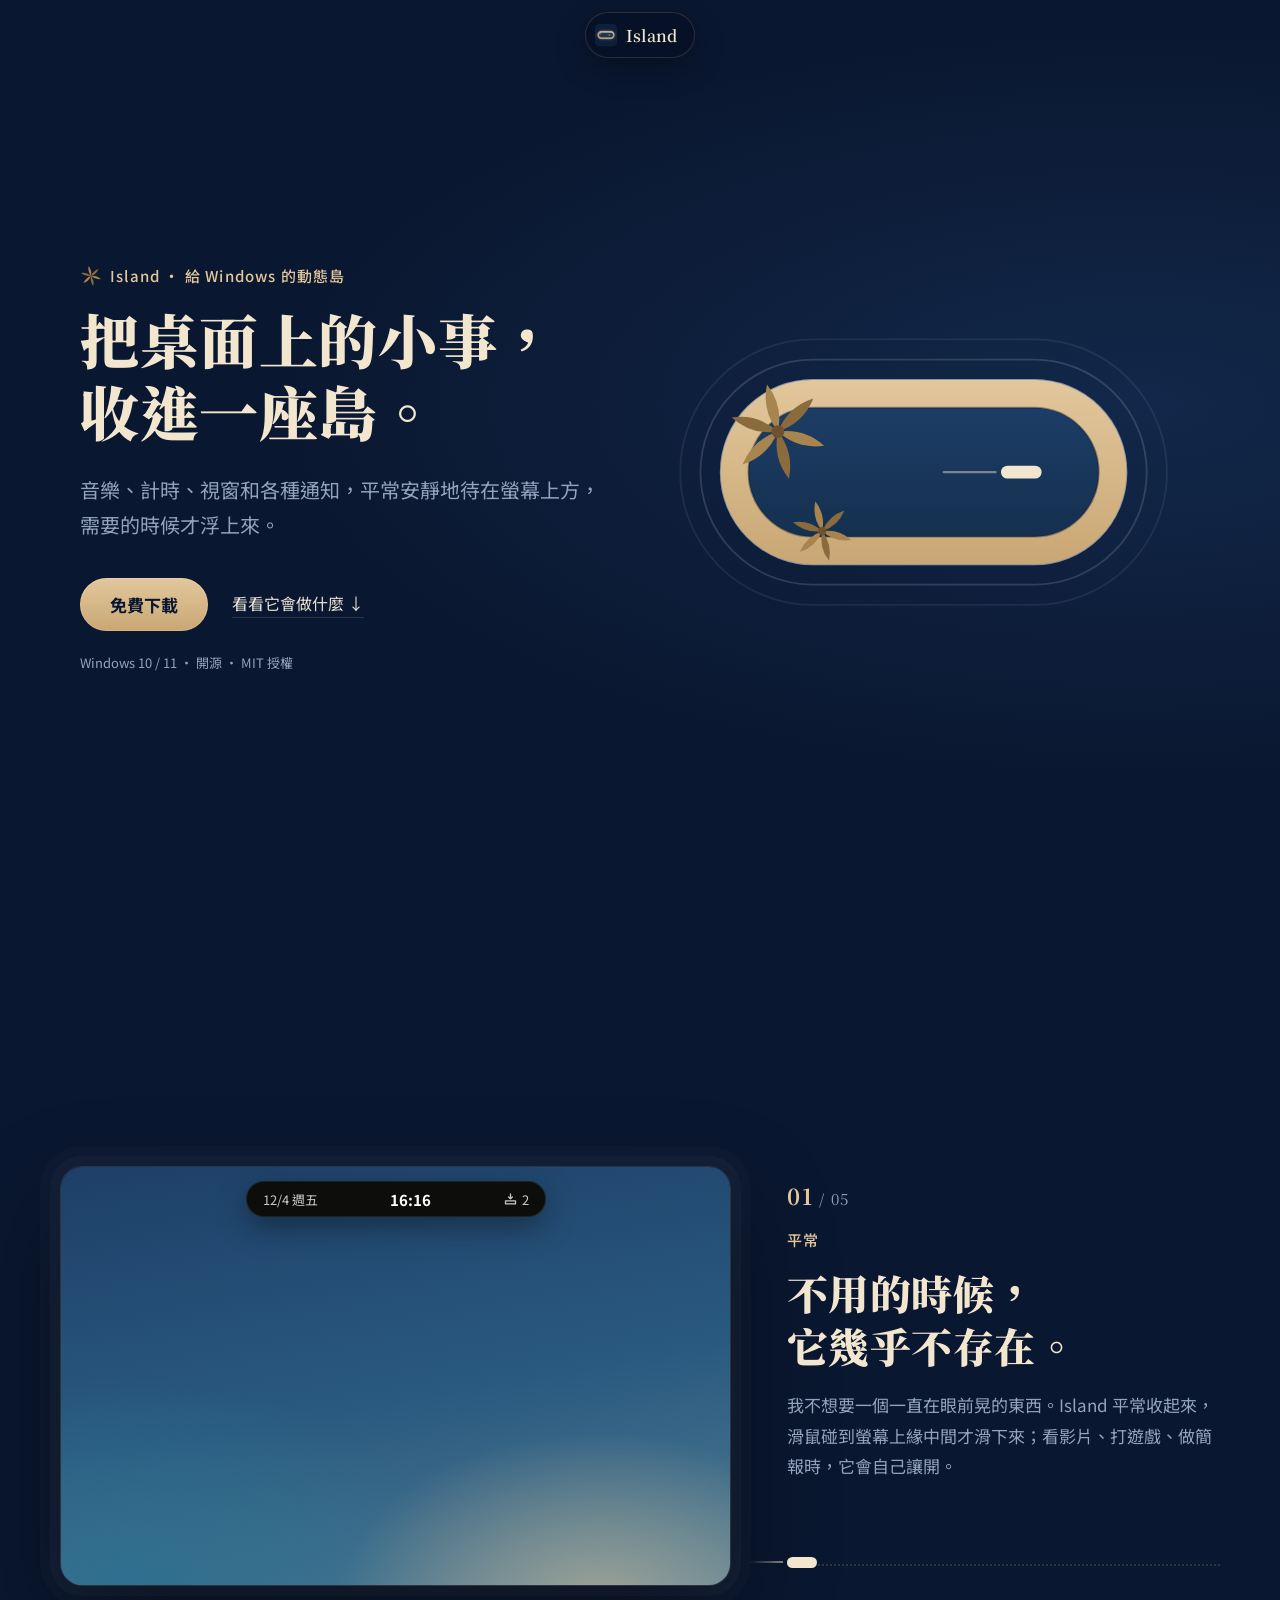
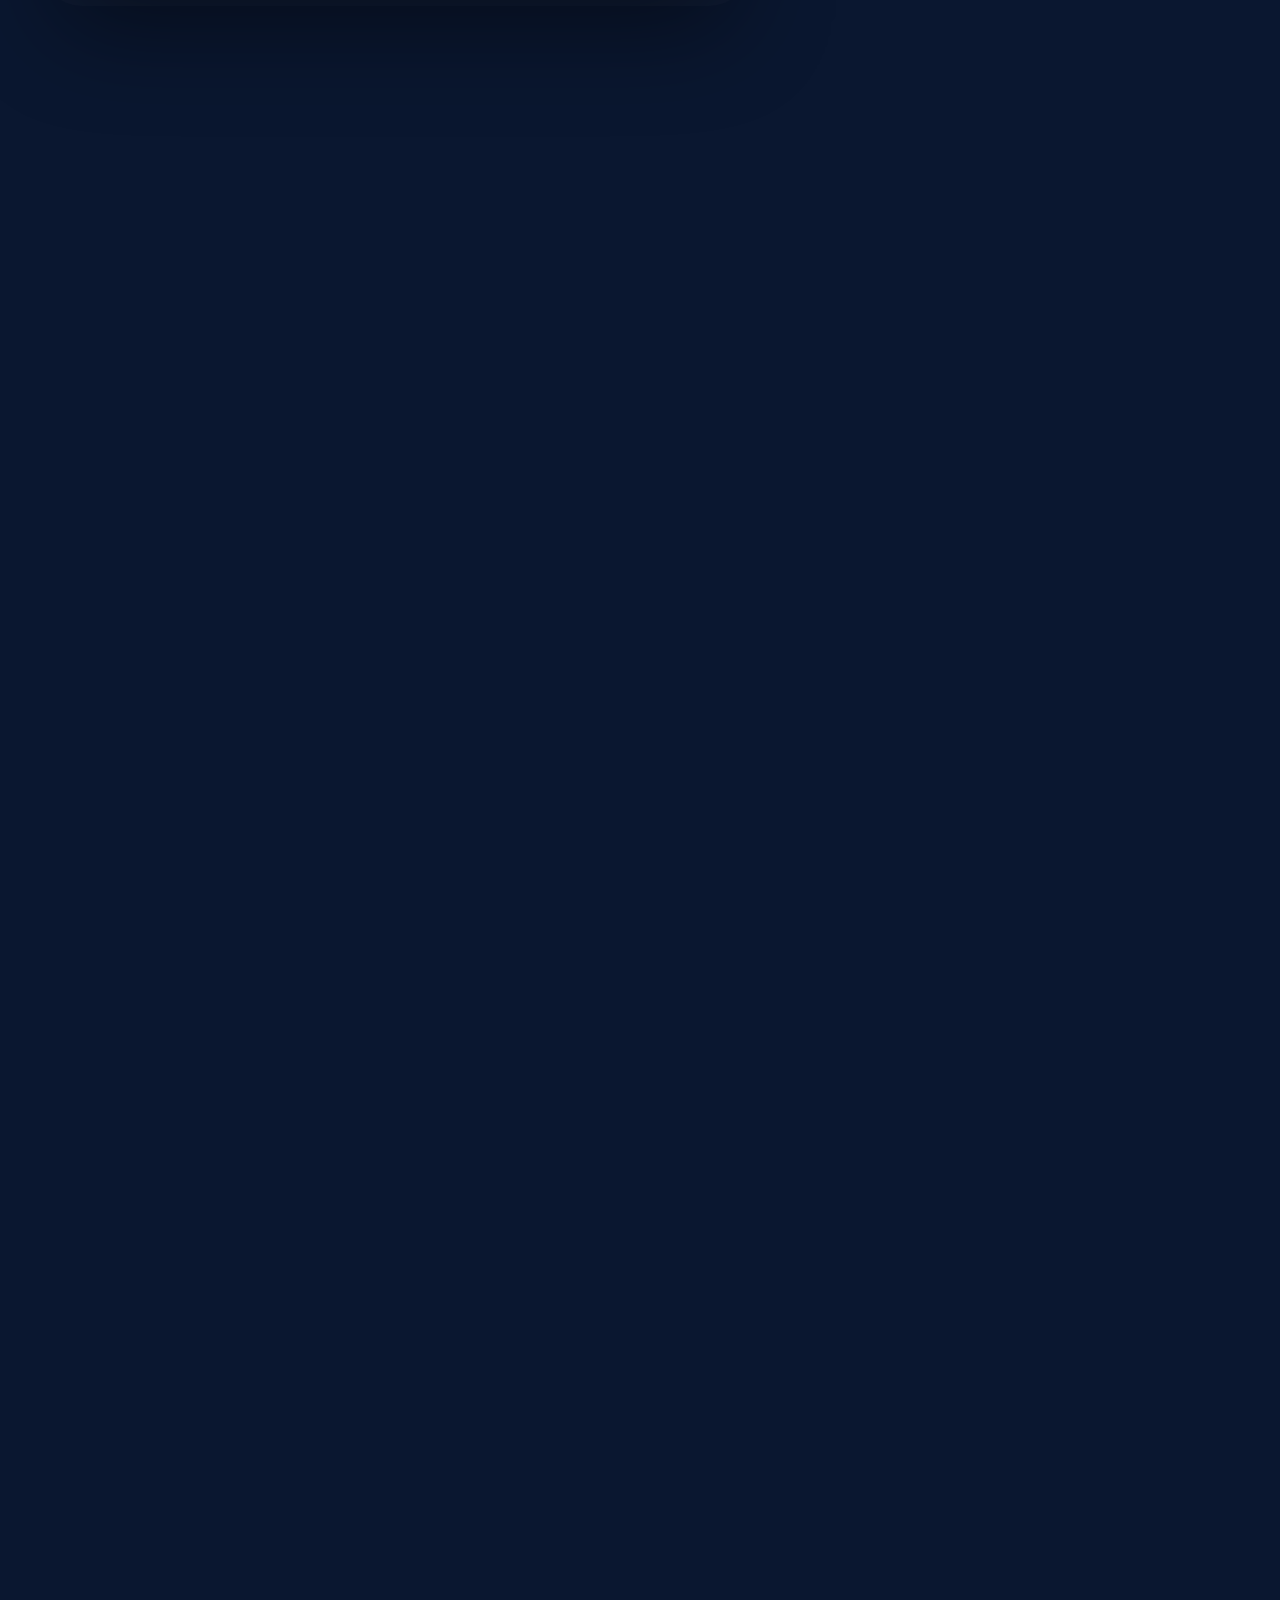
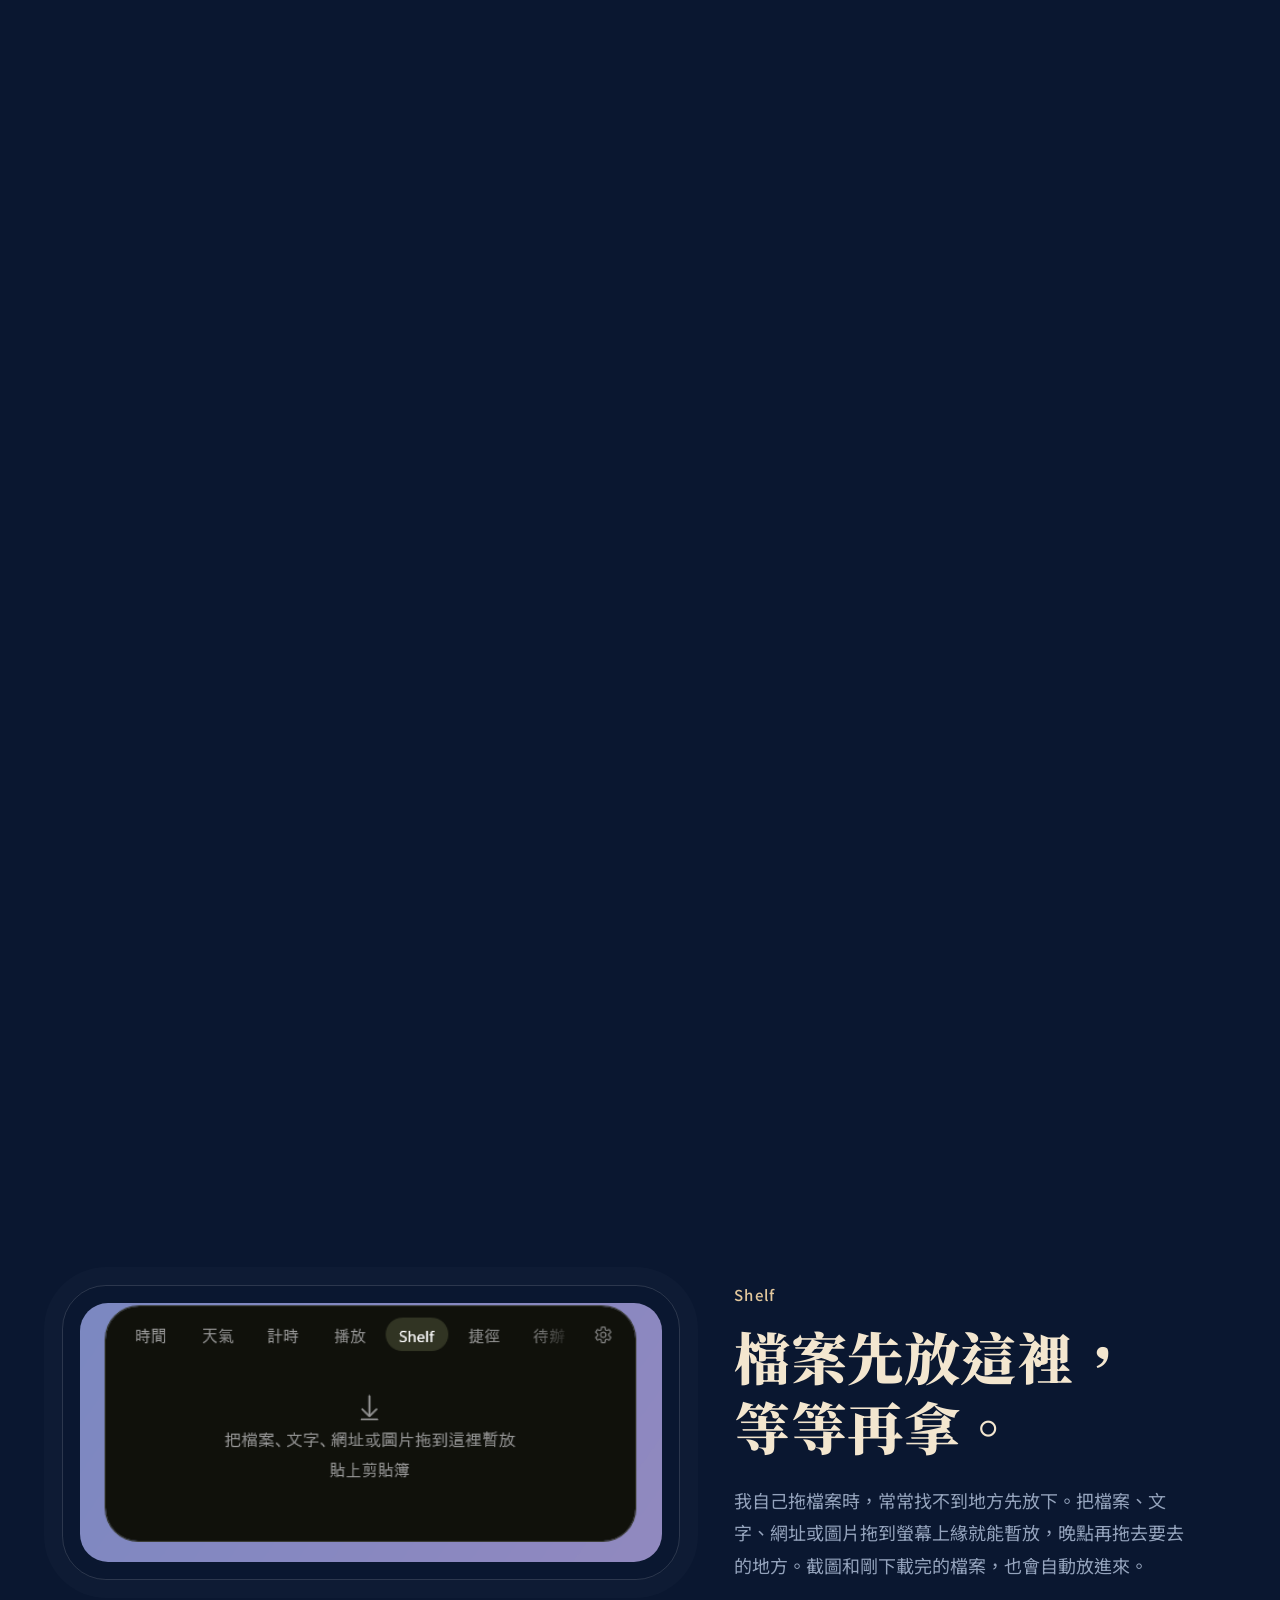
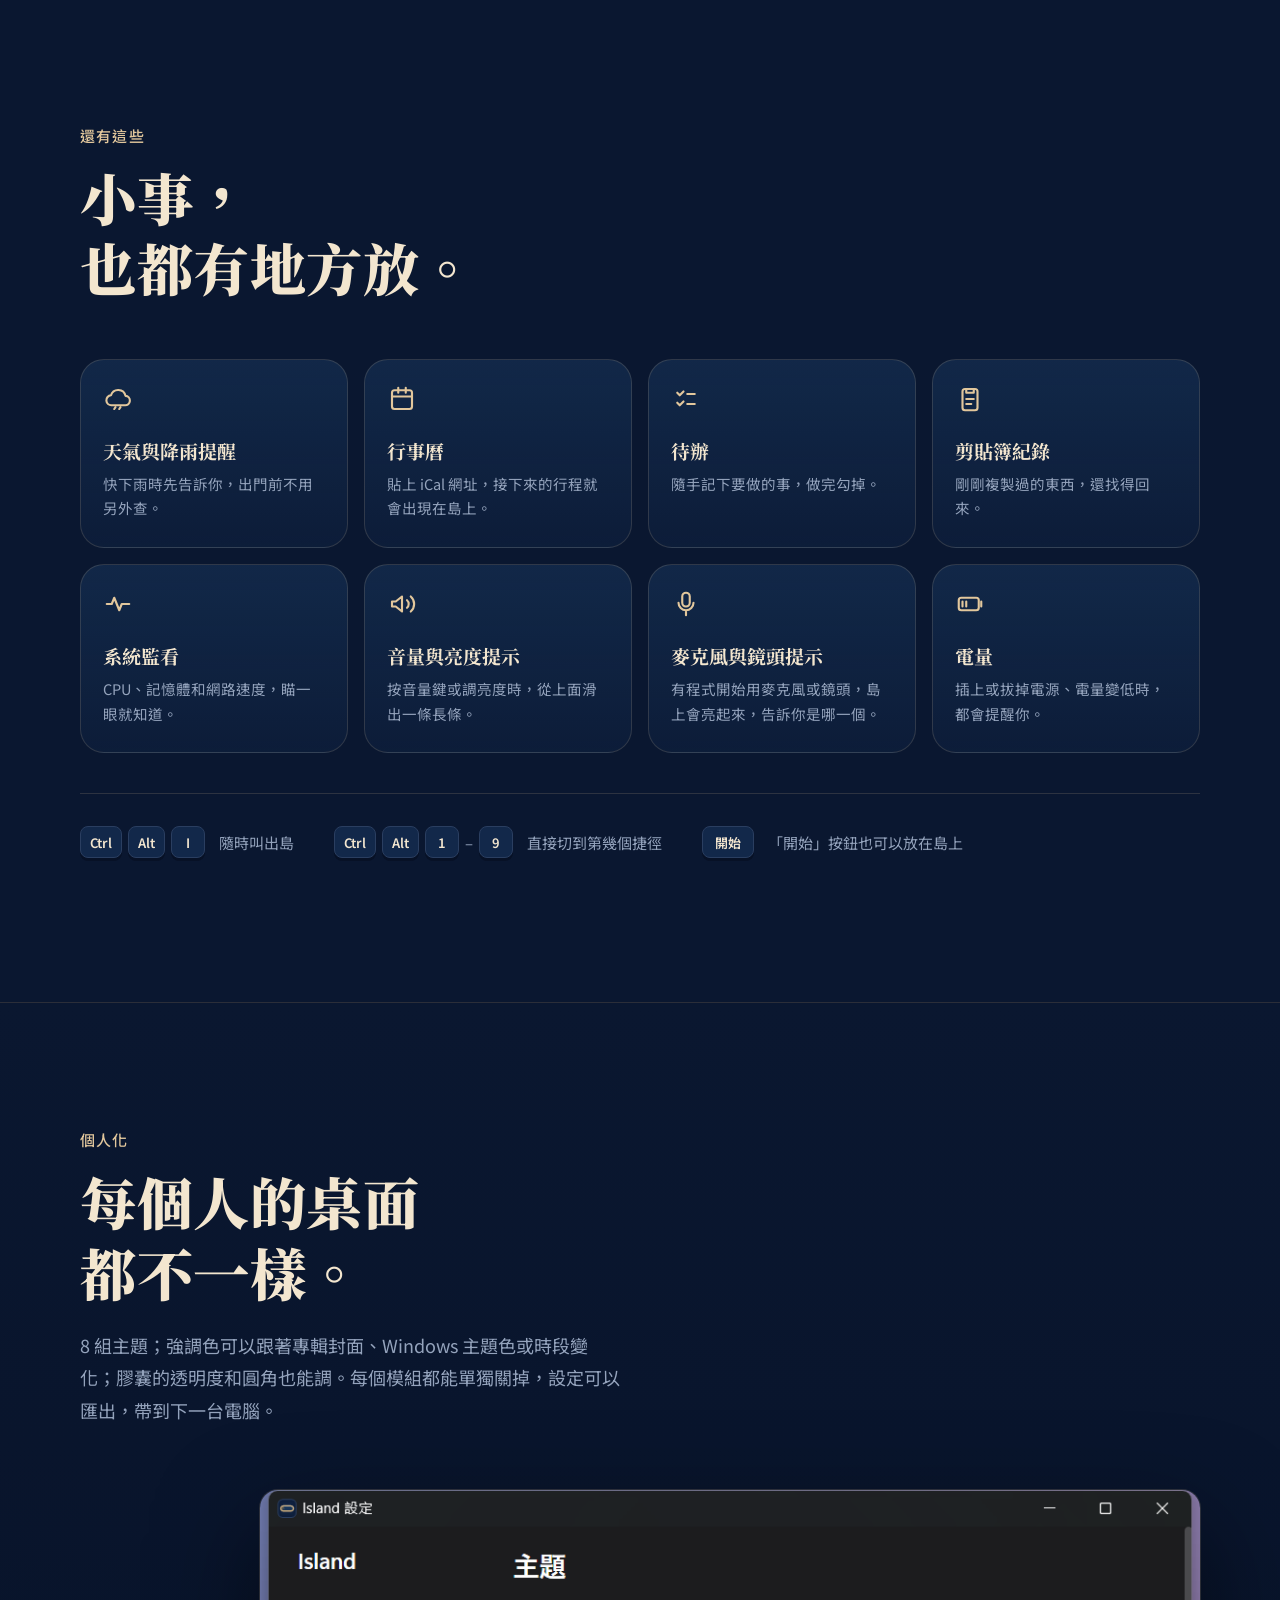
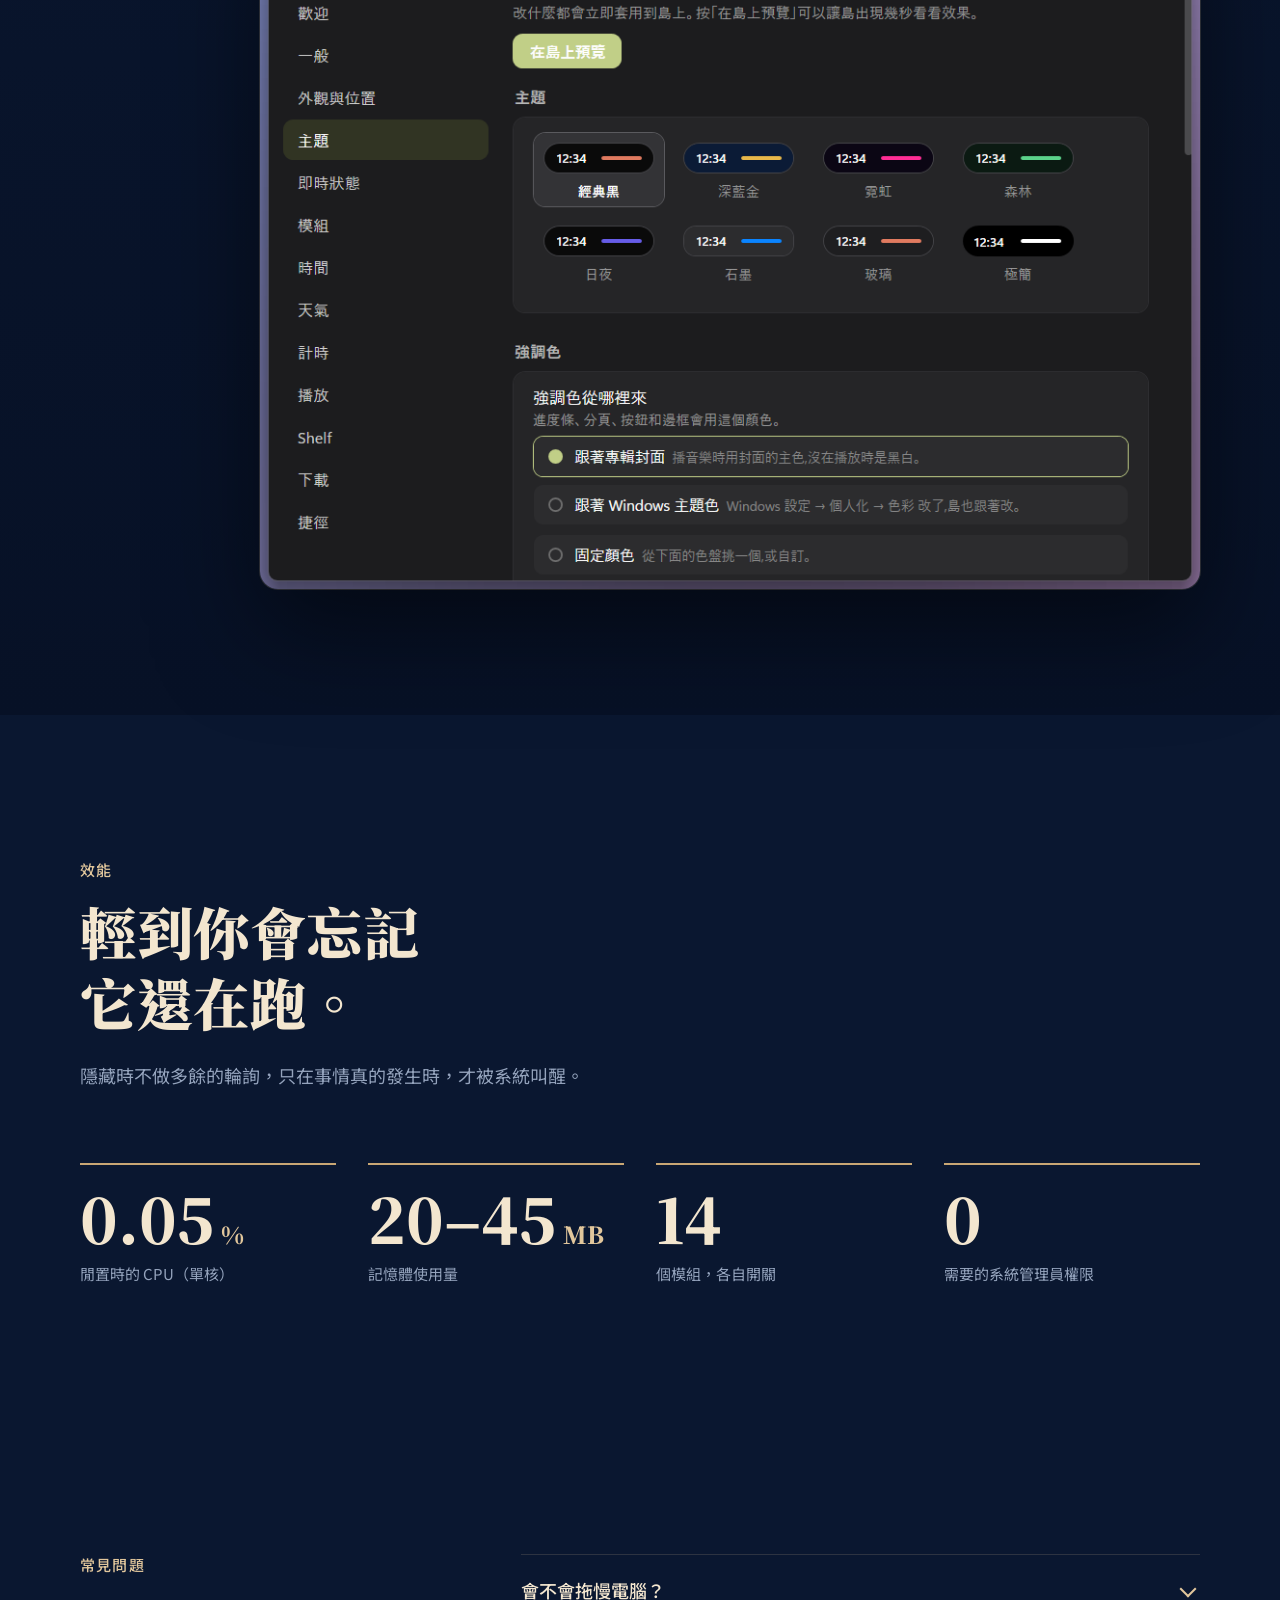
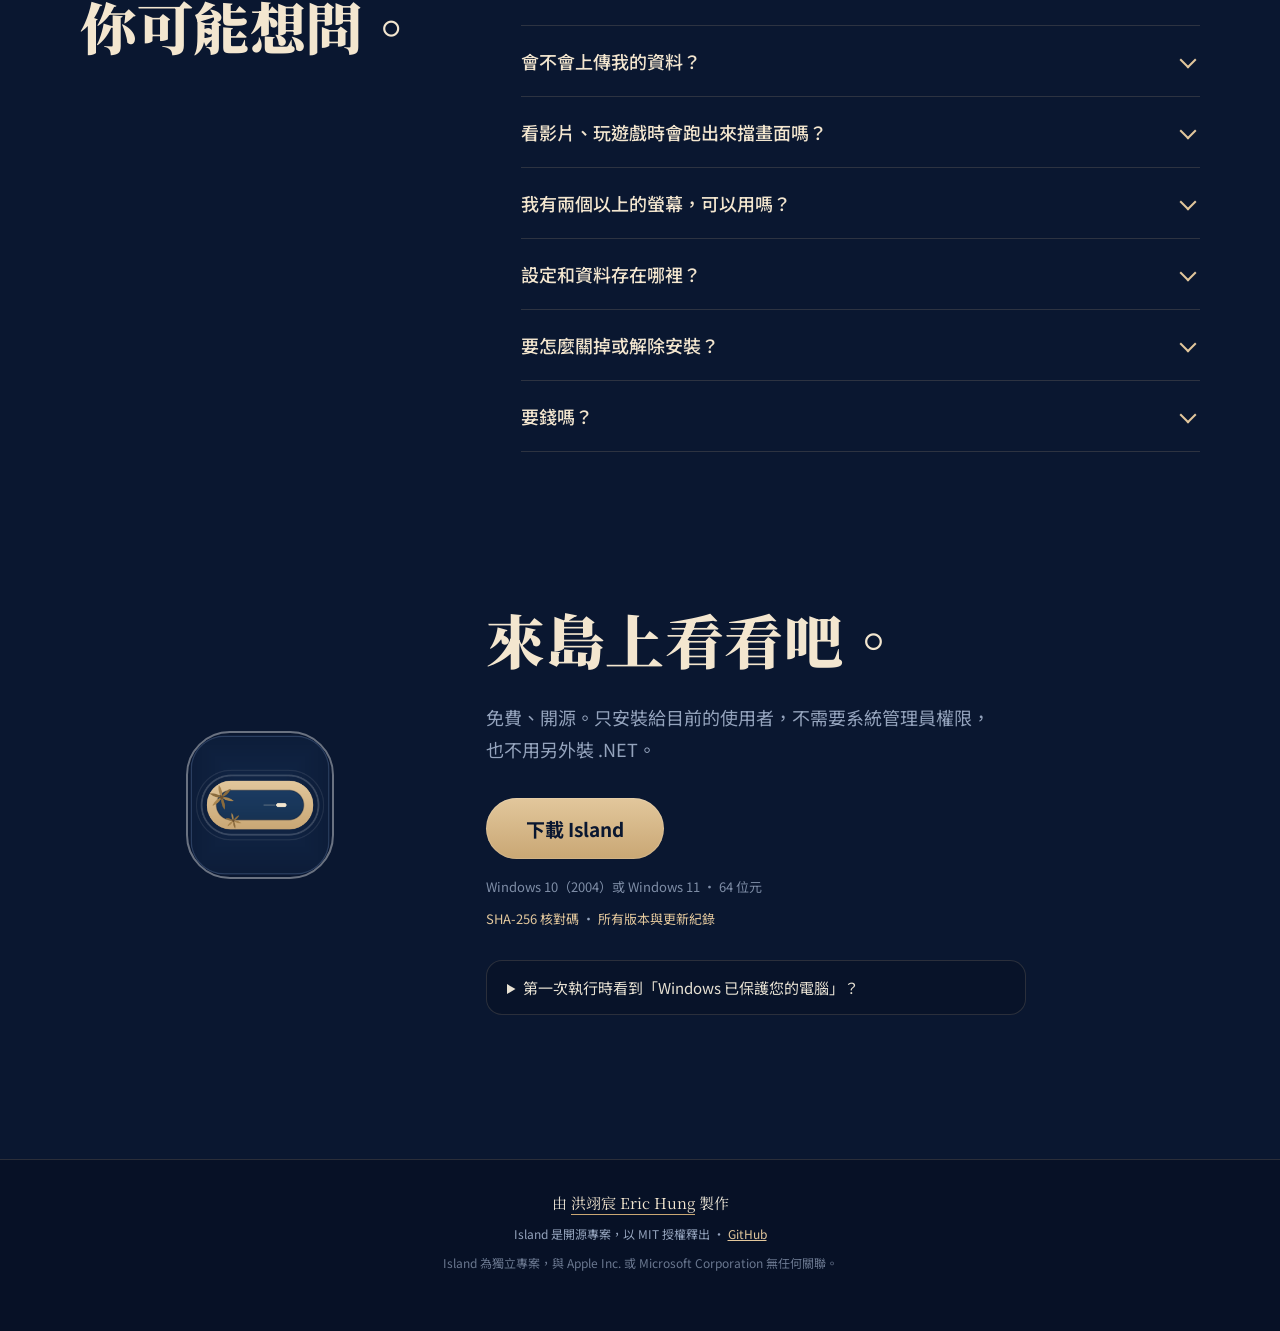
<file: site/index.html>
<!doctype html>
<html lang="zh-Hant">
<head>
<meta charset="utf-8">
<meta name="viewport" content="width=device-width, initial-scale=1">
<title>Island — Windows 上的動態島</title>
<meta name="description" content="Island：音樂、計時、視窗和各種通知，平常安靜地待在螢幕上方，需要時才浮上來。免費、開源，支援 Windows 10 / 11。">
<meta name="theme-color" content="#0A1730">
<link rel="canonical" href="https://erich-5245.github.io/island/">
<meta property="og:type" content="website">
<meta property="og:site_name" content="Island">
<meta property="og:locale" content="zh_TW">
<meta property="og:url" content="https://erich-5245.github.io/island/">
<meta property="og:title" content="Island — Windows 上的動態島">
<meta property="og:description" content="把桌面上的小事，收進一座島。音樂、計時、視窗和各種通知，需要的時候才浮上來。免費、開源。">
<meta property="og:image" content="https://erich-5245.github.io/island/og.png">
<meta property="og:image:width" content="1200">
<meta property="og:image:height" content="630">
<meta name="twitter:card" content="summary_large_image">
<link rel="icon" href="assets/icon.png">
<link rel="preconnect" href="https://fonts.googleapis.com">
<link rel="preconnect" href="https://fonts.gstatic.com" crossorigin>
<link href="https://fonts.googleapis.com/css2?family=Noto+Sans+TC:wght@400;500;700&family=Noto+Serif+TC:wght@600;700;900&display=swap" rel="stylesheet">
<link rel="stylesheet" href="style.css">
</head>
<body>

<!-- Shared drawings: a palm (six leaves around a trunk), as on the app icon -->
<svg width="0" height="0" style="position:absolute" aria-hidden="true">
  <defs>
    <path id="leaf" d="M0 0 Q15 -7 30 0 Q15 7 0 0Z"/>
    <g id="palm">
      <use href="#leaf" fill="#A8854F" transform="rotate(17)"/>
      <use href="#leaf" fill="#8A6B3D" transform="rotate(77)"/>
      <use href="#leaf" fill="#A8854F" transform="rotate(137)"/>
      <use href="#leaf" fill="#8A6B3D" transform="rotate(197)"/>
      <use href="#leaf" fill="#A8854F" transform="rotate(257)"/>
      <use href="#leaf" fill="#8A6B3D" transform="rotate(317)"/>
      <circle r="4" fill="#6E5230"/>
    </g>
    <linearGradient id="g-sand" x1="0" y1="0" x2="0" y2="1"><stop offset="0" stop-color="#E2C79C"/><stop offset="1" stop-color="#C9A774"/></linearGradient>
    <linearGradient id="g-lagoon" x1="0" y1="0" x2="0" y2="1"><stop offset="0" stop-color="#1C3D66"/><stop offset="1" stop-color="#15304F"/></linearGradient>
  </defs>
</svg>

<!-- ───────── Navigation: itself an island ───────── -->
<nav class="isle" id="isle" aria-label="網站導覽">
  <button class="isle-head" type="button" aria-expanded="false" aria-controls="isle-links">
    <img src="assets/icon.png" alt="" width="24" height="24"><span>Island</span>
  </button>
  <div class="isle-links" id="isle-links">
    <a href="#story">功能</a>
    <a href="#shelf" class="wide-only">Shelf</a>
    <a href="#custom" class="wide-only">個人化</a>
    <a href="#faq" class="wide-only">常見問題</a>
    <a href="https://github.com/erich-5245/island">GitHub</a>
    <a class="isle-dl" href="#download">下載</a>
  </div>
</nav>

<!-- ───────── Hero ───────── -->
<header class="hero" id="top">
  <div class="hero-text">
    <p class="label reveal"><svg class="mini-palm" viewBox="-32 -32 64 64"><use href="#palm"/></svg>Island · 給 Windows 的動態島</p>
    <h1 class="reveal"><span class="nw">把桌面上的小事，</span><br><span class="nw">收進一座島。</span></h1>
    <p class="hero-sub reveal">音樂、計時、視窗和各種通知，平常安靜地待在螢幕上方，需要的時候才浮上來。</p>
    <div class="hero-actions reveal">
      <a class="btn-sand" href="#download">免費下載</a>
      <a class="btn-quiet" href="#story">看看它會做什麼 ↓</a>
    </div>
    <p class="hero-meta reveal">Windows 10 / 11 · 開源 · MIT 授權</p>
  </div>

  <div class="hero-art reveal" aria-hidden="true">
    <svg class="atoll" viewBox="0 0 600 380">
      <rect class="foam f2" x="36" y="46" width="528" height="288" rx="144"/>
      <rect class="foam f1" x="58" y="68" width="484" height="244" rx="122"/>
      <rect class="ripple r1" x="80" y="90" width="440" height="200" rx="100"/>
      <rect class="ripple r2" x="80" y="90" width="440" height="200" rx="100"/>
      <rect x="80" y="90" width="440" height="200" rx="100" fill="url(#g-sand)"/>
      <rect x="110" y="120" width="380" height="140" rx="70" fill="url(#g-lagoon)" stroke="rgba(10,23,48,.4)" stroke-width="2"/>
      <g class="boat">
        <line x1="322" y1="190" x2="378" y2="190" stroke="#F3E6CF" stroke-opacity=".45" stroke-width="2.5" stroke-linecap="round"/>
        <rect x="384" y="183" width="44" height="14" rx="7" fill="#F3E6CF"/>
      </g>
      <g transform="translate(142 146)"><g class="sway"><use href="#palm" transform="scale(1.75)"/></g></g>
      <g transform="translate(190 254)"><g class="sway s2"><use href="#palm" transform="scale(1.1)"/></g></g>
    </svg>
  </div>
</header>

<!-- ───────── Scroll story: one island, many states ───────── -->
<section class="story" id="story" data-state="0">
  <div class="stage">
    <div class="screen">
      <div class="wallpaper"></div>
      <svg class="cursor" viewBox="0 0 24 24" aria-hidden="true"><path d="M5 3l14 8-6.5 1.5L9.5 19z"/></svg>

      <div class="island-wrap">
        <div class="sat sat-left" aria-hidden="true">
          <svg viewBox="0 0 36 36"><circle class="ring-bg" cx="18" cy="18" r="13"/><circle class="ring" cx="18" cy="18" r="13"/></svg>
        </div>
        <div class="sat sat-right" aria-hidden="true">
          <svg viewBox="0 0 24 24"><path d="M12 4v11m0 0l-4.5-4.5M12 15l4.5-4.5M5 19h14"/></svg>
        </div>

        <div class="island">
          <div class="view v-idle">
            <span id="idle-date">11/26 週四</span>
            <b id="idle-time">00:17</b>
            <span class="idle-shelf"><svg viewBox="0 0 24 24"><path d="M4 14h16v5H4zM12 3v8m0 0l-3-3m3 3l3-3"/></svg>2</span>
          </div>

          <div class="view v-music">
            <div class="cover"></div>
            <div class="track">
              <div class="t-title">夜航</div>
              <div class="t-artist">示範歌曲 · Island</div>
              <div class="bar"><span></span></div>
              <div class="times"><span>1:12</span><span>-2:31</span></div>
            </div>
            <div class="controls">
              <svg viewBox="0 0 24 24"><path d="M6 6v12M19 6l-9 6 9 6z"/></svg>
              <svg viewBox="0 0 24 24" class="big"><path d="M8 5v14M16 5v14"/></svg>
              <svg viewBox="0 0 24 24"><path d="M18 6v12M5 6l9 6-9 6z"/></svg>
            </div>
          </div>

          <div class="view v-live">
            <span class="live-label">番茄鐘</span>
            <span class="live-time">24:59</span>
          </div>

          <div class="view v-windows">
            <span class="app a-start"><svg viewBox="0 0 24 24"><path d="M12 3v18M3 12h18M5.6 5.6l12.8 12.8M18.4 5.6L5.6 18.4"/></svg></span>
            <span class="divider"></span>
            <span class="app a-1 on"><svg viewBox="0 0 24 24"><circle cx="12" cy="12" r="8"/><path d="M4 12h16M12 4c3 3 3 13 0 16M12 4c-3 3-3 13 0 16"/></svg></span>
            <span class="app a-2 on"><svg viewBox="0 0 24 24"><path d="M6 8l4 4-4 4M12 16h6"/></svg></span>
            <span class="app a-3 on"><svg viewBox="0 0 24 24"><path d="M3 7h7l2 2h9v10H3z"/></svg></span>
            <span class="app a-4 on"><svg viewBox="0 0 24 24"><path d="M4 5h16v11H9l-5 4z"/></svg></span>
            <span class="app a-5 on"><svg viewBox="0 0 24 24"><path d="M9 18V6l10-2v12M9 18a3 3 0 1 1-3-3 3 3 0 0 1 3 3zm10-2a3 3 0 1 1-3-3 3 3 0 0 1 3 3z"/></svg></span>
          </div>

          <div class="view v-clock">
            <div class="tabs">
              <span class="tab on">時間</span><span class="tab">天氣</span><span class="tab">計時</span><span class="tab">播放</span><span class="tab">Shelf</span><span class="tab">捷徑</span><span class="tab fade">待辦</span>
              <svg class="gear" viewBox="0 0 24 24"><circle cx="12" cy="12" r="3"/><path d="M12 2v3M12 19v3M2 12h3M19 12h3M4.9 4.9l2.1 2.1M17 17l2.1 2.1M4.9 19.1L7 17M17 7l2.1-2.1"/></svg>
            </div>
            <div class="clock" id="clock">23:33</div>
            <div class="date" id="date">11月23日 星期一</div>
          </div>
        </div>
      </div>
    </div>

    <div class="side">
      <p class="count"><b id="count">01</b> / 05</p>
      <div class="captions" aria-live="polite">
        <div class="cap" data-i="0">
          <p class="label">平常</p>
          <h2>不用的時候，<br>它幾乎不存在。</h2>
          <p>我不想要一個一直在眼前晃的東西。Island 平常收起來，滑鼠碰到螢幕上緣中間才滑下來；看影片、打遊戲、做簡報時，它會自己讓開。</p>
        </div>
        <div class="cap" data-i="1">
          <p class="label">正在播放</p>
          <h2>聽歌時，<br>不用再切視窗。</h2>
          <p>封面、歌名、進度條和播放鍵都在上面。換歌時它會冒出來幾秒，顏色也會跟著專輯封面變。</p>
        </div>
        <div class="cap" data-i="2">
          <p class="label">即時狀態</p>
          <h2>好幾件事同時發生，<br>也一眼看得完。</h2>
          <p>番茄鐘、檔案下載、麥克風正在被使用⋯⋯它們排成「小圓、長條、小圓」各自顯示，時間到了會主動提醒你。</p>
        </div>
        <div class="cap" data-i="3">
          <p class="label">視窗切換</p>
          <h2>開著的視窗，<br>從這裡找。</h2>
          <p>滑鼠在捷徑小圓上停 0.2 秒，旁邊就會展開所有開著的視窗，依程式分好組。點一下切過去，按中鍵直接關掉。</p>
        </div>
        <div class="cap" data-i="4">
          <p class="label">時間</p>
          <h2>最常看的，<br>其實是時鐘。</h2>
          <p>字體、粗細和顏色都能換，也可以直接從桌布取色。天氣、計時、Shelf、捷徑、待辦，都在同一排分頁裡。</p>
        </div>
      </div>
      <div class="route" aria-hidden="true">
        <span class="route-line"></span>
        <span class="route-boat"><i></i></span>
      </div>
    </div>
  </div>
</section>

<!-- ───────── Shelf ───────── -->
<section class="feature" id="shelf">
  <div class="feature-shot reveal"><img src="assets/shelf.png" alt="Shelf 分頁：把檔案、文字、網址或圖片拖到這裡暫放" loading="lazy" width="520" height="232"></div>
  <div class="feature-text reveal">
    <p class="label">Shelf</p>
    <h2>檔案先放這裡，<br>等等再拿。</h2>
    <p>我自己拖檔案時，常常找不到地方先放下。把檔案、文字、網址或圖片拖到螢幕上緣就能暫放，晚點再拖去要去的地方。截圖和剛下載完的檔案，也會自動放進來。</p>
  </div>
</section>

<!-- ───────── Everything else ───────── -->
<section class="more" id="more">
  <div class="more-head reveal">
    <p class="label">還有這些</p>
    <h2>小事，<br>也都有地方放。</h2>
  </div>
  <div class="cards">
    <div class="card reveal">
      <svg viewBox="0 0 24 24"><path d="M7 17a4 4 0 0 1-.6-8A6 6 0 0 1 18 9.5 3.5 3.5 0 0 1 17.5 17z"/><path d="M9 20l1-1.5M13 20l1-1.5"/></svg>
      <h3>天氣與降雨提醒</h3><p>快下雨時先告訴你，出門前不用另外查。</p>
    </div>
    <div class="card reveal">
      <svg viewBox="0 0 24 24"><rect x="4" y="5" width="16" height="15" rx="2"/><path d="M4 10h16M9 3v4M15 3v4"/></svg>
      <h3>行事曆</h3><p>貼上 iCal 網址，接下來的行程就會出現在島上。</p>
    </div>
    <div class="card reveal">
      <svg viewBox="0 0 24 24"><path d="M5 7l2 2 3-3M5 15l2 2 3-3M13 8h6M13 16h6"/></svg>
      <h3>待辦</h3><p>隨手記下要做的事，做完勾掉。</p>
    </div>
    <div class="card reveal">
      <svg viewBox="0 0 24 24"><rect x="6" y="4" width="12" height="17" rx="2"/><path d="M9 4h6v3H9zM9 12h6M9 16h4"/></svg>
      <h3>剪貼簿紀錄</h3><p>剛剛複製過的東西，還找得回來。</p>
    </div>
    <div class="card reveal">
      <svg viewBox="0 0 24 24"><path d="M3 12h4l2-5 4 10 2-5h6"/></svg>
      <h3>系統監看</h3><p>CPU、記憶體和網路速度，瞄一眼就知道。</p>
    </div>
    <div class="card reveal">
      <svg viewBox="0 0 24 24"><path d="M4 10v4h3l5 4V6L7 10zM16 9a4 4 0 0 1 0 6M19 6a8 8 0 0 1 0 12"/></svg>
      <h3>音量與亮度提示</h3><p>按音量鍵或調亮度時，從上面滑出一條長條。</p>
    </div>
    <div class="card reveal">
      <svg viewBox="0 0 24 24"><rect x="9" y="3" width="6" height="11" rx="3"/><path d="M6 11a6 6 0 0 0 12 0M12 17v4"/></svg>
      <h3>麥克風與鏡頭提示</h3><p>有程式開始用麥克風或鏡頭，島上會亮起來，告訴你是哪一個。</p>
    </div>
    <div class="card reveal">
      <svg viewBox="0 0 24 24"><rect x="3" y="7" width="16" height="10" rx="2"/><path d="M21 10v4M6 10v4M9 10v4"/></svg>
      <h3>電量</h3><p>插上或拔掉電源、電量變低時，都會提醒你。</p>
    </div>
  </div>

  <div class="keys reveal">
    <div class="key-row"><span class="kbd">Ctrl</span><span class="kbd">Alt</span><span class="kbd">I</span><span class="key-desc">隨時叫出島</span></div>
    <div class="key-row"><span class="kbd">Ctrl</span><span class="kbd">Alt</span><span class="kbd">1</span>–<span class="kbd">9</span><span class="key-desc">直接切到第幾個捷徑</span></div>
    <div class="key-row"><span class="kbd kbd-wide">開始</span><span class="key-desc">「開始」按鈕也可以放在島上</span></div>
  </div>
</section>

<!-- ───────── Settings ───────── -->
<section class="custom" id="custom">
  <div class="custom-head reveal">
    <p class="label">個人化</p>
    <h2>每個人的桌面<br>都不一樣。</h2>
    <p>8 組主題；強調色可以跟著專輯封面、Windows 主題色或時段變化；膠囊的透明度和圓角也能調。每個模組都能單獨關掉，設定可以匯出，帶到下一台電腦。</p>
  </div>
  <img class="custom-shot reveal" src="assets/settings-themes.png" alt="Island 設定視窗：主題頁" loading="lazy">
</section>

<!-- ───────── Numbers ───────── -->
<section class="numbers">
  <div class="numbers-head reveal">
    <p class="label">效能</p>
    <h2>輕到你會忘記<br>它還在跑。</h2>
    <p>隱藏時不做多餘的輪詢，只在事情真的發生時，才被系統叫醒。</p>
  </div>
  <div class="stats">
    <div class="stat reveal"><b>0.05<small>%</small></b><span>閒置時的 CPU（單核）</span></div>
    <div class="stat reveal"><b>20–45<small>MB</small></b><span>記憶體使用量</span></div>
    <div class="stat reveal"><b>14</b><span>個模組，各自開關</span></div>
    <div class="stat reveal"><b>0</b><span>需要的系統管理員權限</span></div>
  </div>
</section>

<!-- ───────── FAQ ───────── -->
<section class="faq" id="faq">
  <div class="faq-head reveal">
    <p class="label">常見問題</p>
    <h2>你可能想問。</h2>
  </div>
  <div class="faq-list">
    <details class="reveal">
      <summary>會不會拖慢電腦？</summary>
      <p>幾乎不會。隱藏時 CPU 大約 0.05%（單核），記憶體約 20–45 MB。它不會一直在背景檢查東西，而是等系統通知「有事發生了」才動作。</p>
    </details>
    <details class="reveal">
      <summary>會不會上傳我的資料？</summary>
      <p>不會。Island 沒有帳號，也不收集任何使用資料。只有兩個功能會連網：天氣（向 Open-Meteo 查詢，只送出你選的城市座標）和行事曆（只讀取你自己貼上的 iCal 網址）。不用這兩個功能，它就完全不連網。程式碼都公開在 GitHub 上，可以自己檢查。</p>
    </details>
    <details class="reveal">
      <summary>看影片、玩遊戲時會跑出來擋畫面嗎？</summary>
      <p>不會。島所在的螢幕上有全螢幕程式時（影片、遊戲、簡報、瀏覽器按 F11），它會自動隱藏，離開全螢幕就回來。這個行為也可以在右鍵選單裡關掉。</p>
    </details>
    <details class="reveal">
      <summary>我有兩個以上的螢幕，可以用嗎？</summary>
      <p>可以。島預設跟著 Windows 的主螢幕，也可以在設定裡指定要顯示在哪一個螢幕。視窗切換會列出所有螢幕上的視窗；不同縮放比例的螢幕也會正確對齊。</p>
    </details>
    <details class="reveal">
      <summary>設定和資料存在哪裡？</summary>
      <p>全部存在 <code>%LOCALAPPDATA%\Island</code>，只屬於目前的使用者。設定也可以在設定視窗裡匯出成檔案，帶到另一台電腦匯入。</p>
    </details>
    <details class="reveal">
      <summary>要怎麼關掉或解除安裝？</summary>
      <p>想暫時關掉：在島上按右鍵 →「結束」。想解除安裝：Windows 設定 →「應用程式」→ 找到 Island → 解除安裝。解除安裝時會順便移除開機啟動，並先問你要不要一起刪掉設定資料。</p>
    </details>
    <details class="reveal">
      <summary>要錢嗎？</summary>
      <p>完全免費，而且是開源軟體，以 MIT 授權釋出。</p>
    </details>
  </div>
</section>

<!-- ───────── Download ───────── -->
<section class="download" id="download">
  <div class="dl-art reveal" aria-hidden="true">
    <span class="dl-ring"></span><span class="dl-ring d2"></span>
    <img src="assets/icon.png" alt="" width="148" height="148">
  </div>
  <div class="dl-text reveal">
    <h2>來島上看看吧。</h2>
    <p>免費、開源。只安裝給目前的使用者，不需要系統管理員權限，也不用另外裝 .NET。</p>
    <a class="btn-sand btn-lg" id="dl-btn" href="https://github.com/erich-5245/island/releases/latest">下載 Island</a>
    <p class="dl-meta"><span id="dl-ver"></span>Windows 10（2004）或 Windows 11 · 64 位元</p>
    <p class="dl-links"><a id="dl-sha" href="https://github.com/erich-5245/island/releases/latest">SHA-256 核對碼</a> · <a href="https://github.com/erich-5245/island/releases">所有版本與更新紀錄</a></p>
    <details class="smartscreen">
      <summary>第一次執行時看到「Windows 已保護您的電腦」？</summary>
      <p>Island 的安裝程式目前沒有數位簽章，所以 SmartScreen 會攔一下。按「<b>其他資訊</b>」→「<b>仍要執行</b>」即可。想確認檔案沒被改過，可以用 Releases 頁面上的 <code>.sha256</code> 核對。</p>
    </details>
  </div>
</section>

<footer class="footer">
  <p class="maker">由 <a href="https://erich-5245.github.io/">洪翊宸 Eric Hung</a> 製作</p>
  <p>Island 是開源專案，以 MIT 授權釋出 · <a href="https://github.com/erich-5245/island">GitHub</a></p>
  <p class="fine">Island 為獨立專案，與 Apple Inc. 或 Microsoft Corporation 無任何關聯。</p>
</footer>

<script src="main.js"></script>
</body>
</html>
</file>
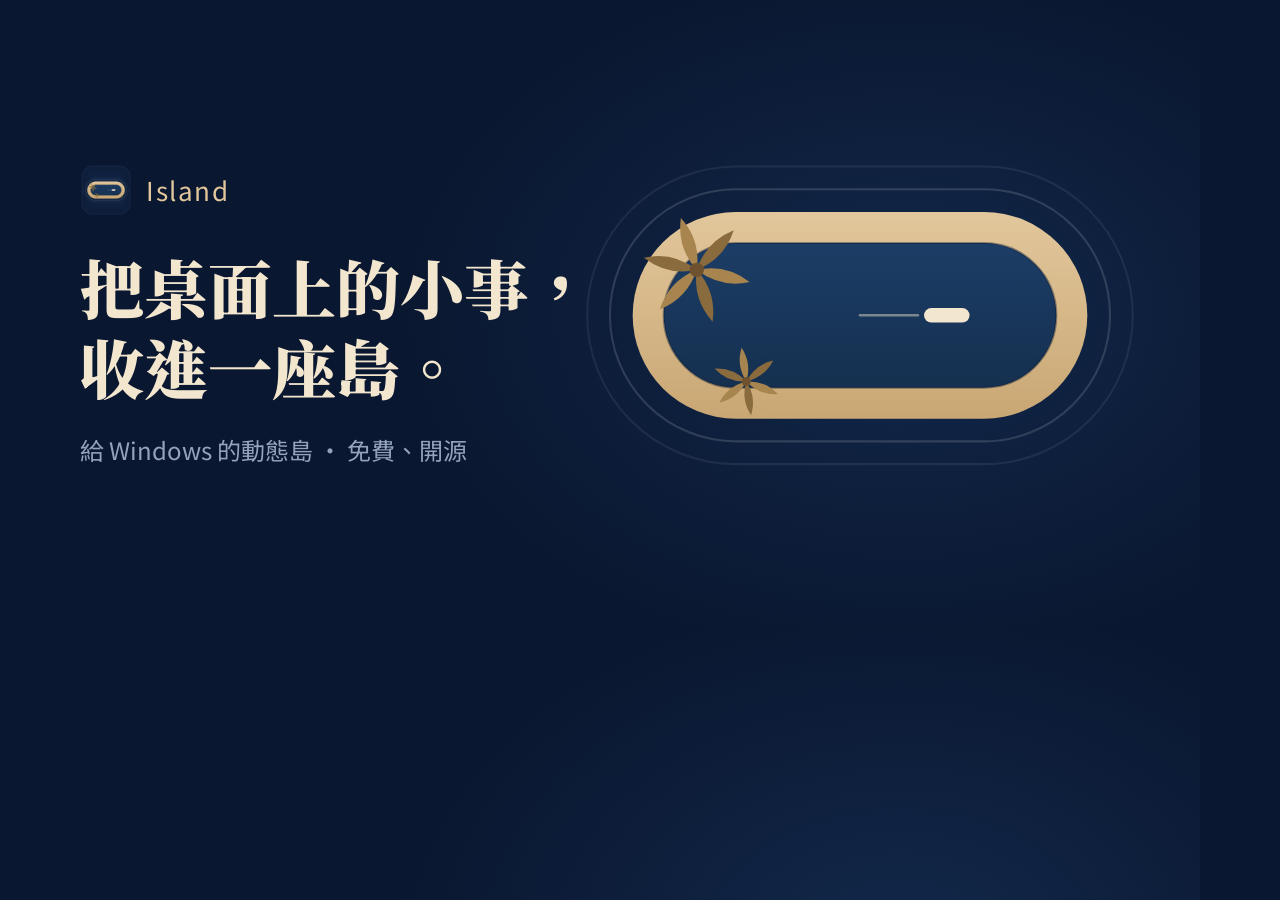
<file: tools/site/og.html>
<!doctype html>
<!-- Source for site/og.png (the link preview image). Rebuild with tools/site/make-og.ps1 -->
<html lang="zh-Hant">
<head>
<meta charset="utf-8">
<link href="https://fonts.googleapis.com/css2?family=Noto+Sans+TC:wght@500&family=Noto+Serif+TC:wght@900&display=block" rel="stylesheet">
<style>
  html, body { margin: 0; width: 1200px; height: 630px; overflow: hidden; }
  body {
    background: radial-gradient(60% 80% at 75% 50%, #12284A 0%, #0A1730 70%);
    font-family: "Noto Sans TC", sans-serif; color: #E8E2D4;
    display: grid; grid-template-columns: 560px 1fr; align-items: center;
  }
  .text { padding-left: 80px; }
  .brand { display: flex; align-items: center; gap: 14px; color: #E2C79C; font-size: 26px; letter-spacing: .06em; }
  .brand img { width: 52px; height: 52px; border-radius: 12px; }
  h1 { margin: 30px 0 0; font-family: "Noto Serif TC", serif; font-weight: 900; font-size: 64px; line-height: 1.25; color: #F3E6CF; white-space: nowrap; }
  p { margin: 26px 0 0; font-size: 24px; color: #94A3BC; }
  svg { width: 620px; height: auto; margin-left: -10px; }
</style>
</head>
<body>
  <div class="text">
    <div class="brand"><img src="../../site/assets/icon.png" alt="">Island</div>
    <h1>把桌面上的小事，<br>收進一座島。</h1>
    <p>給 Windows 的動態島 · 免費、開源</p>
  </div>
  <svg viewBox="0 0 600 380">
    <defs>
      <path id="leaf" d="M0 0 Q15 -7 30 0 Q15 7 0 0Z"/>
      <g id="palm">
        <use href="#leaf" fill="#A8854F" transform="rotate(17)"/><use href="#leaf" fill="#8A6B3D" transform="rotate(77)"/>
        <use href="#leaf" fill="#A8854F" transform="rotate(137)"/><use href="#leaf" fill="#8A6B3D" transform="rotate(197)"/>
        <use href="#leaf" fill="#A8854F" transform="rotate(257)"/><use href="#leaf" fill="#8A6B3D" transform="rotate(317)"/>
        <circle r="4" fill="#6E5230"/>
      </g>
      <linearGradient id="s" x1="0" y1="0" x2="0" y2="1"><stop offset="0" stop-color="#E2C79C"/><stop offset="1" stop-color="#C9A774"/></linearGradient>
      <linearGradient id="l" x1="0" y1="0" x2="0" y2="1"><stop offset="0" stop-color="#1C3D66"/><stop offset="1" stop-color="#15304F"/></linearGradient>
    </defs>
    <rect x="36" y="46" width="528" height="288" rx="144" fill="none" stroke="rgba(255,255,255,.07)" stroke-width="2"/>
    <rect x="58" y="68" width="484" height="244" rx="122" fill="none" stroke="rgba(255,255,255,.14)" stroke-width="2"/>
    <rect x="80" y="90" width="440" height="200" rx="100" fill="url(#s)"/>
    <rect x="110" y="120" width="380" height="140" rx="70" fill="url(#l)" stroke="rgba(10,23,48,.4)" stroke-width="2"/>
    <line x1="300" y1="190" x2="356" y2="190" stroke="#F3E6CF" stroke-opacity=".45" stroke-width="2.5" stroke-linecap="round"/>
    <rect x="362" y="183" width="44" height="14" rx="7" fill="#F3E6CF"/>
    <g transform="translate(142 146) rotate(-4)"><use href="#palm" transform="scale(1.75)"/></g>
    <g transform="translate(190 254) rotate(5)"><use href="#palm" transform="scale(1.1)"/></g>
  </svg>
</body>
</html>
</file>
<file: site/style.css>
/* Palette taken from the app icon (tools/app-icon/AtollIcons.cs, "Navy") */
:root {
  --sea-deep: #071126;
  --sea: #0A1730;
  --sea-mid: #12284A;
  --lagoon: #1C3D66;
  --frame: #2A3E60;
  --sand: #E2C79C;
  --sand-2: #C9A774;
  --leaf: #A8854F;
  --cream: #F3E6CF;
  --text: #E8E2D4;
  --muted: #94A3BC;
  --line: rgba(226,199,156,.16);
  --foam: rgba(255,255,255,.14);
  --island: #0d0e0b;
  --island-line: rgba(255,255,255,.08);
  --album: #ff7a45;
  --ease: cubic-bezier(.32,.72,0,1);
  --sans: "Noto Sans TC", system-ui, "Segoe UI", "Microsoft JhengHei", sans-serif;
  --serif: "Noto Serif TC", "Songti TC", "PMingLiU", Georgia, serif;
}

* { box-sizing: border-box; }
html { scroll-behavior: smooth; overflow-x: clip; }
body {
  margin: 0;
  background: var(--sea);
  color: var(--text);
  font-family: var(--sans);
  -webkit-font-smoothing: antialiased;
  overflow-x: clip;
}
a { color: var(--sand); }
h1, h2 { margin: 0; font-family: var(--serif); font-weight: 900; color: var(--cream); letter-spacing: .01em; }
.label {
  display: flex; align-items: center; gap: 8px;
  margin: 0 0 16px; color: var(--sand); font-size: 15px; font-weight: 500; letter-spacing: .08em;
}
.mini-palm { width: 22px; height: 22px; flex: none; }

/* ───────── buttons ───────── */
.btn-sand {
  display: inline-block; text-decoration: none;
  background: linear-gradient(180deg, var(--sand), var(--sand-2));
  color: var(--sea); font-weight: 700; font-size: 17px;
  padding: 14px 30px; border-radius: 999px;
  box-shadow: 0 0 0 1px rgba(255,255,255,.12) inset, 0 0 0 0 var(--foam);
  transition: box-shadow .4s var(--ease), transform .3s var(--ease);
}
.btn-sand:hover { box-shadow: 0 0 0 1px rgba(255,255,255,.2) inset, 0 0 0 7px rgba(226,199,156,.14), 0 0 0 14px rgba(226,199,156,.06); }
.btn-sand:active { transform: scale(.98); }
.btn-lg { font-size: 19px; padding: 17px 40px; }
.btn-quiet {
  color: var(--text); text-decoration: none; font-size: 16px;
  border-bottom: 1px solid var(--line); padding-bottom: 2px;
}
.btn-quiet:hover { border-color: var(--sand); color: var(--cream); }

/* ───────── nav: an island that opens ───────── */
.isle {
  position: fixed; top: 12px; left: 50%; transform: translateX(-50%); z-index: 50;
  display: flex; align-items: center;
  padding: 5px; border-radius: 999px;
  background: rgba(7,17,38,.82);
  backdrop-filter: blur(16px); -webkit-backdrop-filter: blur(16px);
  border: 1px solid var(--line);
  box-shadow: 0 10px 30px rgba(0,0,0,.3);
  max-width: calc(100vw - 32px);
}
.isle-head {
  display: flex; align-items: center; gap: 8px;
  background: none; border: 0; color: var(--cream); cursor: pointer;
  font: 600 16px var(--serif); padding: 3px 12px 3px 3px;
}
.isle-head img { border-radius: 7px; }
.isle-links {
  display: flex; align-items: center; gap: 2px;
  max-width: 0; overflow: hidden; white-space: nowrap; opacity: 0;
  transition: max-width .6s var(--ease), opacity .3s ease;
}
.isle:hover .isle-links, .isle:focus-within .isle-links, .isle.open .isle-links { max-width: 460px; opacity: 1; }
.isle-links a { color: var(--text); text-decoration: none; font-size: 14px; padding: 7px 12px; border-radius: 999px; }
.isle-links a:hover { background: rgba(226,199,156,.1); color: var(--cream); }
.isle-links .isle-dl { background: linear-gradient(180deg, var(--sand), var(--sand-2)); color: var(--sea); font-weight: 700; margin-left: 4px; }
.isle-links .isle-dl:hover { background: var(--sand); color: var(--sea); }
@media (max-width: 480px) { .isle-links .wide-only { display: none; } }

/* ───────── hero ───────── */
.hero {
  min-height: 100svh; max-width: 1200px; margin: 0 auto;
  display: grid; grid-template-columns: 1fr 1.05fr; align-items: center; gap: 40px;
  padding: 110px 40px 60px;
  position: relative;
}
.hero::before {
  content: ""; position: absolute; inset: 0 -50vw; z-index: -1;
  background: radial-gradient(50% 60% at 70% 45%, var(--sea-mid) 0%, transparent 70%);
}
.hero h1 { font-size: clamp(30px, 4.6vw, 70px); line-height: 1.22; }
.nw { white-space: nowrap; }
.hero-sub { margin: 26px 0 0; font-size: clamp(17px, 1.7vw, 20px); line-height: 1.75; color: var(--muted); max-width: 28em; }
.hero-actions { margin-top: 36px; display: flex; gap: 24px; align-items: center; flex-wrap: wrap; }
.hero-meta { margin-top: 22px; color: var(--muted); font-size: 13px; opacity: .8; }

.atoll { width: 100%; height: auto; overflow: visible; }
.foam { fill: none; stroke: var(--foam); stroke-width: 2; }
.foam.f2 { stroke: rgba(255,255,255,.07); }
.ripple {
  fill: none; stroke: rgba(255,255,255,.3); stroke-width: 2;
  transform-box: fill-box; transform-origin: center;
  animation: ripple 6s ease-out infinite;
}
.ripple.r2 { animation-delay: 3s; }
@keyframes ripple {
  from { transform: scale(1); opacity: .9; }
  to   { transform: scale(1.32, 1.7); opacity: 0; }
}
.boat { animation: sail 9s ease-in-out infinite alternate; }
@keyframes sail { from { transform: translateX(-70px); } to { transform: translateX(10px); } }
.sway { animation: sway 5s ease-in-out infinite alternate; }
.sway.s2 { animation-duration: 6.5s; animation-delay: -2s; }
@keyframes sway { from { transform: rotate(-6deg); } to { transform: rotate(6deg); } }

/* ───────── story (sticky, scroll-driven) ───────── */
.story { position: relative; height: 560vh; }
.stage {
  position: sticky; top: 0; height: 100svh;
  max-width: 1240px; margin: 0 auto;
  display: grid; grid-template-columns: 1.55fr 1fr; align-items: center; gap: 56px;
  padding: 84px 40px 32px;
}
.screen {
  position: relative; width: 100%; aspect-ratio: 16 / 10; max-height: 74svh;
  border-radius: 22px; overflow: hidden;
  border: 1px solid var(--line);
  box-shadow: 0 0 0 10px rgba(255,255,255,.025), 0 0 0 20px rgba(255,255,255,.015), 0 40px 100px rgba(0,0,0,.45);
}
.wallpaper {
  position: absolute; inset: 0;
  background:
    radial-gradient(55% 60% at 80% 105%, rgba(226,199,156,.55) 0%, transparent 70%),
    radial-gradient(70% 70% at 10% 100%, #2f6f8f 0%, transparent 70%),
    linear-gradient(170deg, #1d3f68 0%, #2a5a80 55%, #4f7c93 100%);
  transition: filter 1s var(--ease);
}
.story[data-state="1"] .wallpaper { filter: saturate(1.2) brightness(1.05); }
.story[data-state="4"] .wallpaper { filter: brightness(.85); }

.island-wrap {
  position: absolute; top: 14px; left: 50%; width: 0; height: 0;
  transform: scale(var(--s, 1)); transform-origin: top center;
}
.island {
  position: absolute; top: 0; left: 0; transform: translateX(-50%);
  width: 150px; height: 36px; border-radius: 18px;
  background: var(--island); border: 1px solid var(--island-line);
  overflow: hidden;
  transition: width .7s var(--ease), height .7s var(--ease), border-radius .7s var(--ease), box-shadow .7s var(--ease);
  box-shadow: 0 10px 30px rgba(0,0,0,.35);
}
.story[data-state="0"] .island { width: 300px; animation: peek 5.5s var(--ease) infinite; }
@keyframes peek {
  0%, 36%  { translate: 0 -70px; }
  44%, 80% { translate: 0 0; }
  90%, 100% { translate: 0 -70px; }
}
.cursor {
  position: absolute; left: 66%; top: 76%; width: 22px; height: 22px; z-index: 2;
  fill: #fff; stroke: #1b1b1b; stroke-width: 1.4; stroke-linejoin: round;
  filter: drop-shadow(0 2px 3px rgba(0,0,0,.35));
  opacity: 0; transition: opacity .3s;
}
.story[data-state="0"] .cursor { animation: cursor 5.5s ease-in-out infinite; }
@keyframes cursor {
  0%        { left: 66%; top: 76%; opacity: 0; }
  6%        { left: 66%; top: 76%; opacity: 1; }
  36%, 80%  { left: 50%; top: 1.5%; opacity: 1; }
  94%       { left: 60%; top: 52%; opacity: 1; }
  100%      { left: 60%; top: 52%; opacity: 0; }
}
.v-idle { display: flex; align-items: center; justify-content: space-between; padding: 0 16px; font-size: 13px; color: #c7c7cc; }
.v-idle b { color: #fff; font-size: 15px; font-variant-numeric: tabular-nums; }
.idle-shelf { display: flex; align-items: center; gap: 4px; }
.idle-shelf svg { width: 15px; height: 15px; fill: none; stroke: #c7c7cc; stroke-width: 2; stroke-linecap: round; stroke-linejoin: round; }
.story[data-state="1"] .island { width: 460px; height: 148px; border-radius: 40px; box-shadow: 0 18px 60px rgba(255,110,70,.35); }
.story[data-state="2"] .island { width: 260px; height: 40px; border-radius: 20px; }
.story[data-state="3"] .island { width: 330px; height: 58px; border-radius: 29px; }
.story[data-state="4"] .island { width: 480px; height: 212px; border-radius: 36px; }

.view { position: absolute; inset: 0; opacity: 0; pointer-events: none; transition: opacity .35s ease; }
.story[data-state="0"] .v-idle,
.story[data-state="1"] .v-music,
.story[data-state="2"] .v-live,
.story[data-state="3"] .v-windows,
.story[data-state="4"] .v-clock { opacity: 1; transition: opacity .45s ease .25s; }

.sat {
  position: absolute; top: 0; left: 0; width: 40px; height: 40px; border-radius: 50%;
  background: var(--island); border: 1px solid var(--island-line);
  display: grid; place-items: center;
  opacity: 0; transform: translateX(-50%) scale(.4);
  transition: transform .7s var(--ease), opacity .4s ease;
}
.story[data-state="2"] .sat { opacity: 1; }
.story[data-state="2"] .sat-left  { transform: translateX(calc(-50% - 158px)) scale(1); }
.story[data-state="2"] .sat-right { transform: translateX(calc(-50% + 158px)) scale(1); }
.sat svg { width: 26px; height: 26px; }
.ring-bg { fill: none; stroke: rgba(255,255,255,.12); stroke-width: 3.5; }
.ring { fill: none; stroke: var(--sand); stroke-width: 3.5; stroke-linecap: round; stroke-dasharray: 81.7; stroke-dashoffset: 20; transform: rotate(-90deg); transform-origin: center; }
.sat-right svg { width: 18px; height: 18px; fill: none; stroke: #5ad18a; stroke-width: 2.2; stroke-linecap: round; stroke-linejoin: round; }

.v-music { display: flex; align-items: center; gap: 18px; padding: 0 26px; }
.cover {
  flex: none; width: 92px; height: 92px; border-radius: 18px;
  background: radial-gradient(circle at 30% 30%, #ffd29a 0%, transparent 45%), linear-gradient(140deg, #ff7a45 0%, #d6336c 60%, #6a2bb8 100%);
}
.track { flex: 1; min-width: 0; }
.t-title { font-size: 19px; font-weight: 700; color: #fff; }
.t-artist { font-size: 14px; color: #9a9a9f; margin-top: 2px; }
.bar { height: 5px; border-radius: 3px; background: rgba(255,255,255,.14); margin-top: 14px; overflow: hidden; }
.bar span { display: block; height: 100%; width: 32%; background: var(--album); border-radius: 3px; }
.story[data-state="1"] .bar span { animation: progress 14s linear infinite; }
@keyframes progress { from { width: 32%; } to { width: 70%; } }
.times { display: flex; justify-content: space-between; font-size: 11px; color: #77777c; margin-top: 6px; font-variant-numeric: tabular-nums; }
.controls { display: flex; align-items: center; gap: 10px; }
.controls svg { width: 22px; height: 22px; fill: #fff; stroke: #fff; stroke-width: 2; stroke-linecap: round; stroke-linejoin: round; }
.controls svg.big { width: 30px; height: 30px; fill: none; stroke-width: 3; }

.v-live { display: flex; align-items: center; justify-content: space-between; padding: 0 18px; font-size: 14px; }
.live-label { color: #c7c7cc; }
.live-time { color: var(--sand); font-weight: 700; font-variant-numeric: tabular-nums; }

.v-windows { display: flex; align-items: center; gap: 10px; padding: 0 14px; }
.app { position: relative; flex: none; width: 36px; height: 36px; border-radius: 10px; display: grid; place-items: center; }
.app svg { width: 20px; height: 20px; fill: none; stroke: #fff; stroke-width: 2; stroke-linecap: round; stroke-linejoin: round; }
.app.on::after { content: ""; position: absolute; bottom: -6px; left: 50%; width: 4px; height: 4px; margin-left: -2px; border-radius: 50%; background: rgba(255,255,255,.55); }
.a-start { background: var(--album); border-radius: 50%; }
.a-1 { background: #3a6df0; }
.a-2 { background: #2b2b30; }
.a-3 { background: #e0a526; }
.a-4 { background: #2fbf71; }
.a-5 { background: #8e44ec; }
.divider { width: 1px; height: 26px; background: rgba(255,255,255,.18); }
.story[data-state="3"] .app { animation: pop .5s var(--ease) both; }
.story[data-state="3"] .a-1 { animation-delay: .30s; }
.story[data-state="3"] .a-2 { animation-delay: .36s; }
.story[data-state="3"] .a-3 { animation-delay: .42s; }
.story[data-state="3"] .a-4 { animation-delay: .48s; }
.story[data-state="3"] .a-5 { animation-delay: .54s; }
@keyframes pop { from { transform: scale(.4); opacity: 0; } to { transform: scale(1); opacity: 1; } }

.v-clock { display: flex; flex-direction: column; align-items: center; padding: 12px 16px 0; }
.tabs { display: flex; align-items: center; gap: 4px; width: 100%; font-size: 14px; color: #a1a1a6; white-space: nowrap; }
.tab { padding: 6px 12px; border-radius: 14px; }
.tab.on { background: #2a2c22; color: #fff; }
.tab.fade { opacity: .5; }
.gear { width: 18px; height: 18px; margin-left: auto; fill: none; stroke: #a1a1a6; stroke-width: 1.8; stroke-linecap: round; }
.clock { margin-top: 30px; font-family: var(--serif); font-weight: 900; font-size: 48px; color: #e8e8e3; font-variant-numeric: tabular-nums; line-height: 1.1; }
.date { margin-top: 4px; font-size: 15px; color: #e8e8e3; font-weight: 500; }

/* side column: counter, captions, route with a boat */
.side { position: relative; }
.count { margin: 0 0 18px; font-family: var(--serif); color: var(--muted); font-size: 15px; letter-spacing: .1em; }
.count b { color: var(--sand); font-size: 22px; }
.captions { position: relative; min-height: 300px; }
.cap { position: absolute; inset: 0; opacity: 0; transform: translateY(18px); transition: opacity .5s ease, transform .6s var(--ease); }
.story[data-state="0"] .cap[data-i="0"],
.story[data-state="1"] .cap[data-i="1"],
.story[data-state="2"] .cap[data-i="2"],
.story[data-state="3"] .cap[data-i="3"],
.story[data-state="4"] .cap[data-i="4"] { opacity: 1; transform: none; transition-delay: .15s; }
.cap h2 { font-size: clamp(30px, 3.2vw, 44px); line-height: 1.3; }
.cap p:not(.label) { margin: 18px 0 0; color: var(--muted); font-size: 17px; line-height: 1.8; }

.route { position: relative; height: 16px; margin-top: 28px; }
.route-line { position: absolute; left: 0; right: 0; top: 7px; border-top: 2px dotted var(--line); }
.route-boat {
  position: absolute; top: 0; left: calc(var(--p, 0) * (100% - 30px));
  display: flex; align-items: center;
}
.route-boat::before { content: ""; width: 34px; height: 2px; margin-right: 4px; background: linear-gradient(90deg, transparent, rgba(243,230,207,.5)); }
.route-boat i { width: 30px; height: 11px; border-radius: 6px; background: var(--cream); }
.route-boat { transform: translateX(-38px); }

/* ───────── Shelf ───────── */
.feature {
  max-width: 1200px; margin: 0 auto; padding: clamp(100px, 16vh, 180px) 40px;
  display: grid; grid-template-columns: 1.25fr 1fr; gap: 72px; align-items: center;
}
.feature h2, .custom h2, .numbers h2 { font-size: clamp(34px, 4.4vw, 58px); line-height: 1.25; }
.feature-text p:not(.label), .custom-head p:not(.label), .numbers-head p:not(.label) {
  color: var(--muted); font-size: 18px; line-height: 1.8; margin: 22px 0 0; max-width: 30em;
}
.feature-shot { position: relative; }
.feature-shot img { position: relative; width: 100%; height: auto; border-radius: 28px; display: block; }
.feature-shot::before {
  content: ""; position: absolute; inset: -18px; border-radius: 44px;
  border: 1px solid var(--foam); box-shadow: 0 0 0 18px rgba(255,255,255,.02);
}

/* ───────── Everything else ───────── */
.more { max-width: 1200px; margin: 0 auto; padding: 0 40px clamp(100px, 16vh, 180px); }
.more h2 { font-size: clamp(34px, 4.4vw, 58px); line-height: 1.25; }
.cards { margin-top: 56px; display: grid; grid-template-columns: repeat(4, 1fr); gap: 16px; }
.card {
  background: linear-gradient(180deg, rgba(28,61,102,.45), rgba(18,40,74,.35));
  border: 1px solid var(--line); border-radius: 24px; padding: 24px 22px 26px;
}
.card svg { width: 30px; height: 30px; fill: none; stroke: var(--sand); stroke-width: 1.7; stroke-linecap: round; stroke-linejoin: round; }
.card h3 { margin: 18px 0 8px; font-family: var(--serif); font-weight: 700; font-size: 19px; color: var(--cream); }
.card p { margin: 0; color: var(--muted); font-size: 14.5px; line-height: 1.7; }
.keys { margin-top: 40px; display: flex; flex-wrap: wrap; gap: 14px 40px; padding-top: 32px; border-top: 1px solid var(--line); }
.key-row { display: flex; align-items: center; gap: 6px; color: var(--muted); font-size: 15px; }
.kbd {
  display: inline-grid; place-items: center; min-width: 34px; height: 32px; padding: 0 9px;
  border-radius: 8px; background: var(--sea-mid); color: var(--cream);
  font: 600 13px var(--sans);
  border: 1px solid var(--frame); box-shadow: 0 3px 0 var(--sea-deep);
}
.kbd-wide { min-width: 52px; }
.key-desc { margin-left: 8px; }
@media (min-width: 901px) and (max-width: 1100px) { .cards { grid-template-columns: repeat(3, 1fr); } }

/* ───────── Settings ───────── */
.custom {
  padding: clamp(100px, 14vh, 160px) 40px;
  background: linear-gradient(180deg, var(--sea) 0%, var(--sea-deep) 100%);
  border-top: 1px solid var(--line);
}
.custom-head { max-width: 1120px; margin: 0 auto; }
.custom-shot {
  display: block; width: min(940px, 100%); height: auto;
  margin: 64px 0 0 auto; border-radius: 18px;
  box-shadow: 0 0 0 1px var(--line), 0 40px 100px rgba(0,0,0,.5);
}
@media (min-width: 1200px) { .custom-shot { margin-right: calc((100vw - 1120px) / 2 - 40px); } }

/* ───────── Numbers ───────── */
.numbers { max-width: 1200px; margin: 0 auto; padding: clamp(100px, 16vh, 180px) 40px; }
.stats { margin-top: 72px; display: grid; grid-template-columns: repeat(4, 1fr); gap: 32px; }
.stat { border-top: 2px solid var(--sand-2); padding-top: 22px; }
.stat b { display: block; font-family: var(--serif); font-weight: 900; font-size: clamp(40px, 4.8vw, 64px); color: var(--cream); line-height: 1; }
.stat small { font-size: .38em; margin-left: 6px; color: var(--sand); }
.stat span { display: block; margin-top: 14px; color: var(--muted); font-size: 15px; }

/* ───────── FAQ ───────── */
.faq {
  max-width: 1200px; margin: 0 auto; padding: clamp(100px, 14vh, 160px) 40px 0;
  display: grid; grid-template-columns: 1fr 1.8fr; gap: 64px; align-items: start;
}
.faq h2 { font-size: clamp(34px, 4.4vw, 58px); line-height: 1.25; }
.faq-list { border-top: 1px solid var(--line); }
.faq details { border-bottom: 1px solid var(--line); }
.faq summary {
  list-style: none; cursor: pointer; padding: 22px 40px 22px 0; position: relative;
  font-size: 18px; font-weight: 500; color: var(--cream);
}
.faq summary::-webkit-details-marker { display: none; }
.faq summary::after {
  content: ""; position: absolute; right: 6px; top: 50%; width: 10px; height: 10px; margin-top: -7px;
  border-right: 2px solid var(--sand); border-bottom: 2px solid var(--sand);
  transform: rotate(45deg); transition: transform .3s var(--ease);
}
.faq details[open] summary::after { transform: rotate(-135deg); margin-top: -2px; }
.faq summary:hover { color: var(--sand); }
.faq details p { margin: 0 0 24px; color: var(--muted); font-size: 16px; line-height: 1.85; max-width: 40em; }
.faq code { background: rgba(255,255,255,.08); padding: 1px 6px; border-radius: 6px; font-size: 14px; }

/* ───────── Download ───────── */
.download {
  max-width: 1100px; margin: 0 auto; padding: clamp(100px, 16vh, 180px) 40px;
  display: grid; grid-template-columns: auto 1fr; gap: 96px; align-items: center;
}
.dl-art { position: relative; width: 260px; height: 260px; display: grid; place-items: center; }
.dl-art img { position: relative; width: 148px; height: 148px; }
.dl-ring {
  position: absolute; inset: 56px; border-radius: 44px; border: 2px solid rgba(255,255,255,.22);
  animation: dl-ripple 5s ease-out infinite;
}
.dl-ring.d2 { animation-delay: 2.5s; }
@keyframes dl-ripple { from { transform: scale(1); opacity: .9; } to { transform: scale(1.75); opacity: 0; } }
.download h2 { font-size: clamp(36px, 4.6vw, 60px); }
.dl-text > p:first-of-type { color: var(--muted); font-size: 18px; line-height: 1.8; margin: 20px 0 32px; max-width: 28em; }
.dl-meta { color: var(--muted); font-size: 13px; margin-top: 18px; opacity: .85; }
.dl-links { font-size: 13px; margin: 6px 0 0; color: var(--muted); }
.dl-links a { color: var(--sand); text-decoration: none; }
.dl-links a:hover { text-decoration: underline; }
.smartscreen {
  max-width: 540px; margin-top: 32px;
  background: rgba(7,17,38,.6); border: 1px solid var(--line); border-radius: 16px; padding: 16px 20px;
}
.smartscreen summary { cursor: pointer; font-size: 15px; color: var(--text); }
.smartscreen p { color: var(--muted); font-size: 14px; line-height: 1.8; margin: 12px 0 0; }
.smartscreen b { color: var(--cream); }
.smartscreen code { background: rgba(255,255,255,.08); padding: 1px 6px; border-radius: 6px; font-size: 13px; }

/* ───────── footer ───────── */
.footer { border-top: 1px solid var(--line); padding: 32px 16px 48px; text-align: center; color: var(--muted); font-size: 12px; background: var(--sea-deep); }
.footer a { color: var(--sand); }
.footer .fine { margin-top: 8px; opacity: .7; }
.footer .maker { font-family: var(--serif); font-size: 15px; color: var(--text); margin: 0 0 12px; }
.footer .maker a { color: var(--cream); text-decoration: none; border-bottom: 1px solid var(--sand-2); padding-bottom: 1px; }
.footer .maker a:hover { color: var(--sand); }

/* ───────── reveal on scroll ───────── */
.reveal { opacity: 0; transform: translateY(28px); transition: opacity .9s ease, transform 1s var(--ease); }
.reveal.in { opacity: 1; transform: none; }

/* ───────── narrow screens ───────── */
@media (max-width: 900px) {
  .hero { grid-template-columns: 1fr; padding: 96px 20px 48px; gap: 12px; min-height: auto; }
  .hero-art { order: -1; max-width: 520px; margin: 0 auto; width: 100%; }
  .stage { grid-template-columns: 1fr; gap: 22px; padding: 76px 16px 20px; align-content: center; }
  .screen { max-height: 40svh; }
  .count { margin-bottom: 10px; }
  .captions { min-height: 210px; }
  .cap h2 { font-size: 26px; }
  .cap h2 br { display: none; }
  .cap p:not(.label) { font-size: 15px; margin-top: 10px; line-height: 1.7; }
  .route { margin-top: 8px; }
  .feature { grid-template-columns: 1fr; gap: 48px; padding-left: 20px; padding-right: 20px; }
  .custom { padding-left: 20px; padding-right: 20px; }
  .more { padding-left: 20px; padding-right: 20px; }
  .faq { grid-template-columns: 1fr; gap: 28px; padding-left: 20px; padding-right: 20px; }
  .faq summary { font-size: 16px; padding: 18px 36px 18px 0; }
  .faq details p { font-size: 15px; }
  .cards { grid-template-columns: repeat(2, 1fr); gap: 12px; }
  .card { padding: 18px 16px 20px; border-radius: 20px; }
  .card h3 { font-size: 17px; margin-top: 12px; }
  .card p { font-size: 13.5px; }
  .numbers { padding-left: 20px; padding-right: 20px; }
  .stats { grid-template-columns: repeat(2, 1fr); gap: 40px 20px; }
  .download { grid-template-columns: 1fr; gap: 24px; padding-left: 20px; padding-right: 20px; }
  .dl-art { width: 200px; height: 200px; }
  .dl-art img { width: 112px; height: 112px; }
  .dl-ring { inset: 44px; border-radius: 34px; }
}

/* ───────── reduced motion: everything static and readable ───────── */
@media (prefers-reduced-motion: reduce) {
  html { scroll-behavior: auto; }
  *, *::before, *::after { animation: none !important; transition: none !important; }
  .reveal { opacity: 1; transform: none; }
  .ripple, .dl-ring, .cursor { display: none; }
}
</file>
